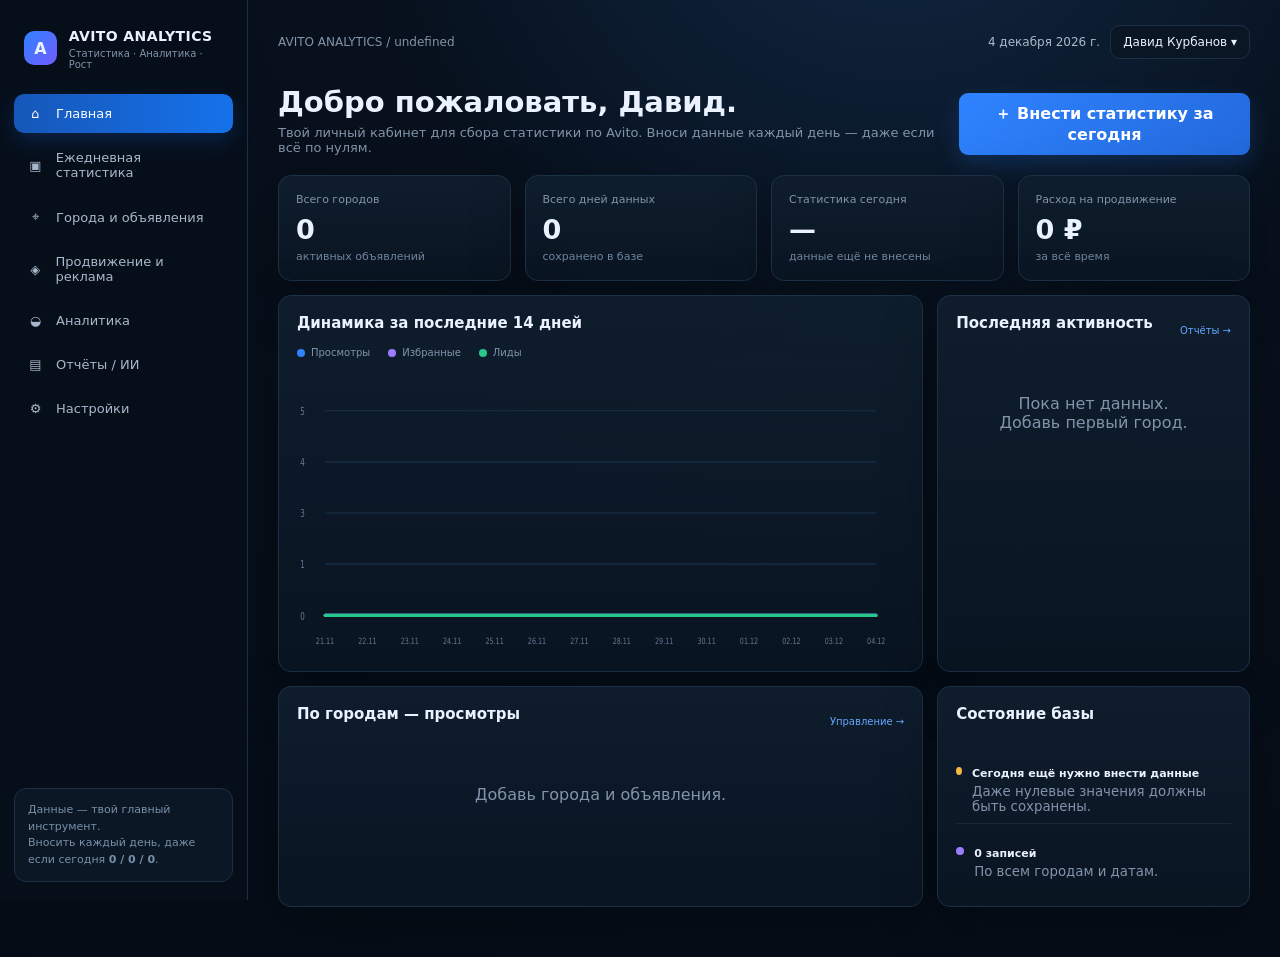
<file: index.html>
<!doctype html><html lang="ru"><head><meta charset="utf-8"><meta name="viewport" content="width=device-width,initial-scale=1"><title>AVITO ANALYTICS — Главная</title><link rel="stylesheet" href="assets/styles.css"></head><body data-page="dashboard"><div id="app"></div><script src="assets/app.js"></script></body></html>
</file>
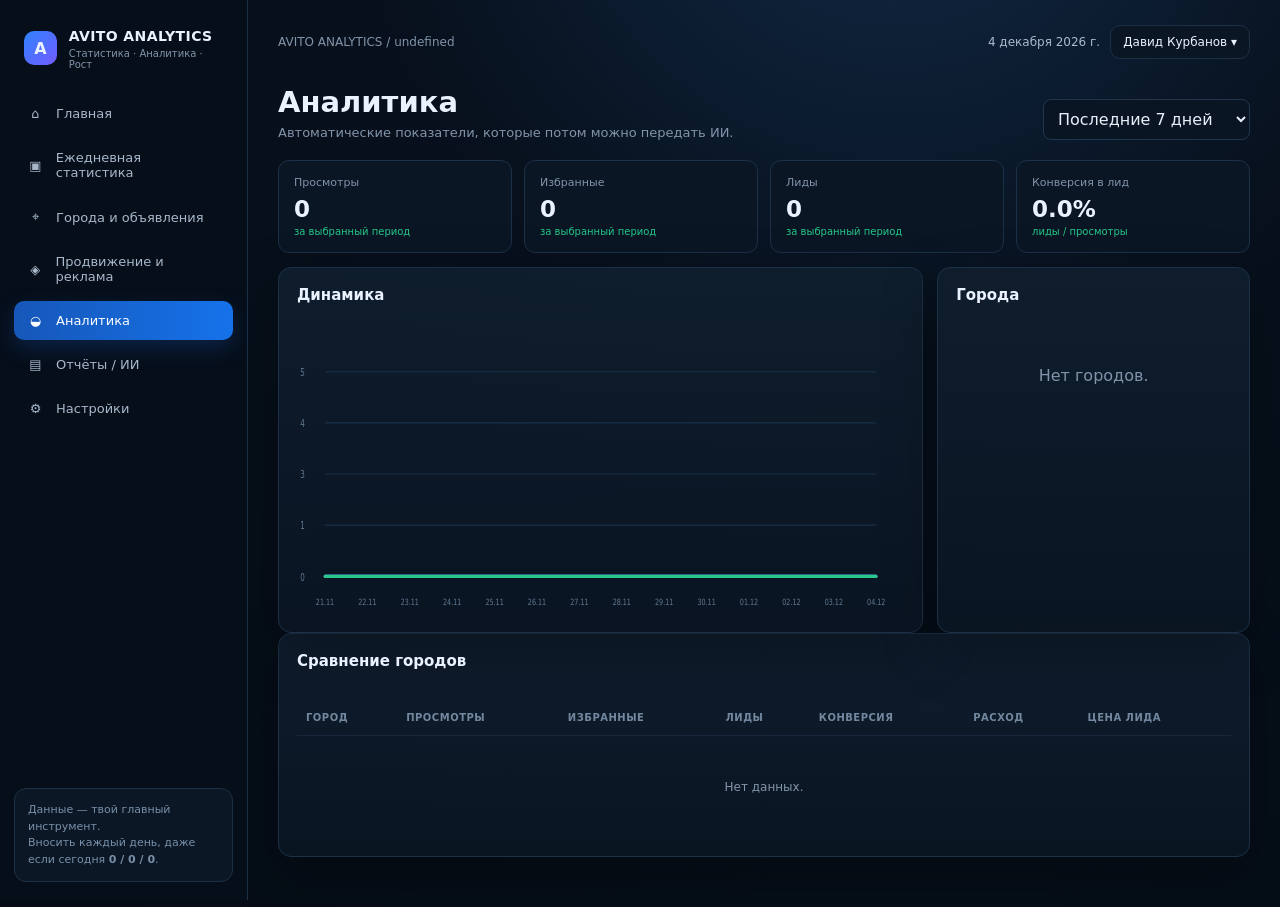
<file: analytics.html>
<!doctype html><html lang="ru"><head><meta charset="utf-8"><meta name="viewport" content="width=device-width,initial-scale=1"><title>AVITO ANALYTICS — Аналитика</title><link rel="stylesheet" href="assets/styles.css"></head><body data-page="analytics"><div id="app"></div><script src="assets/app.js"></script></body></html>
</file>
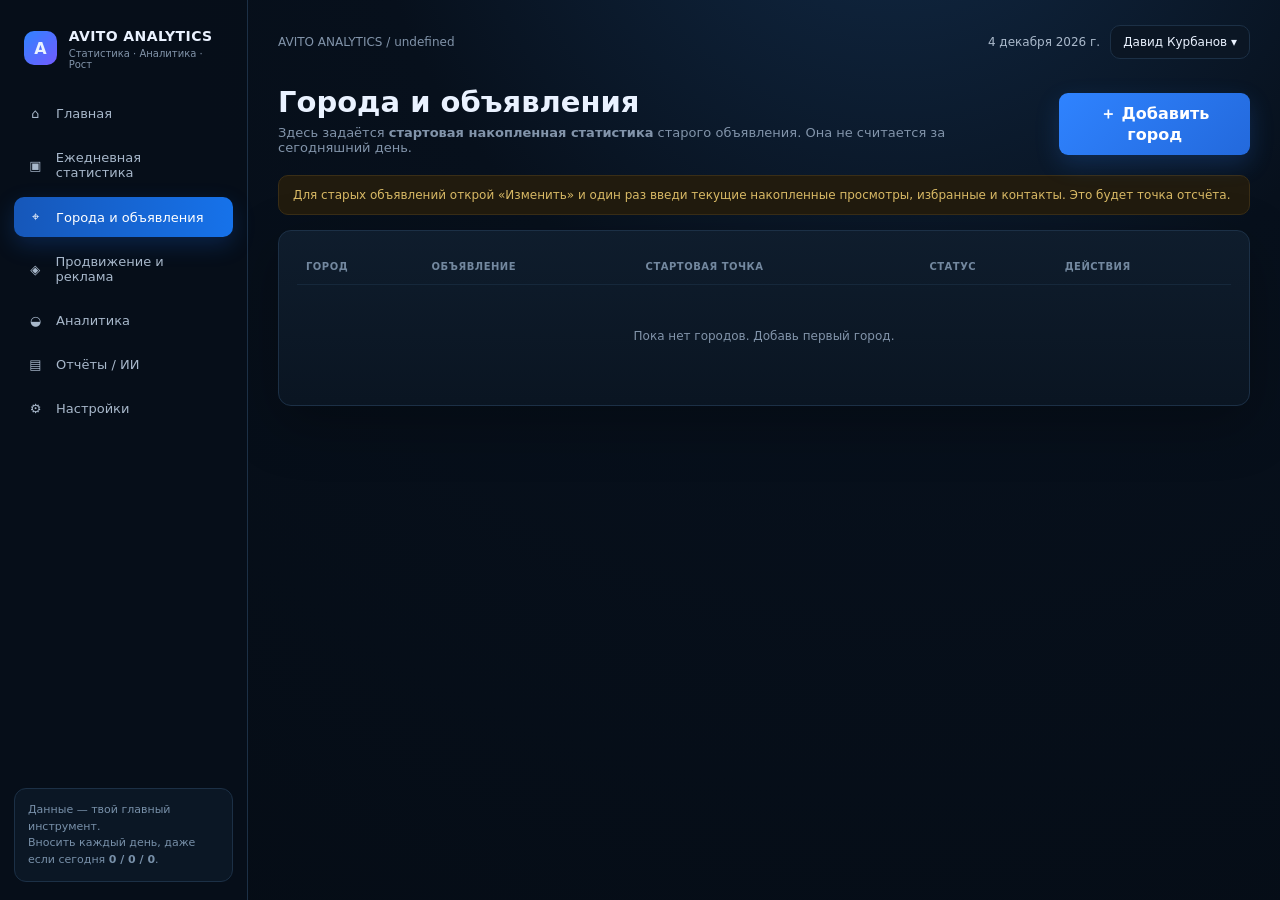
<file: cities.html>
<!doctype html><html lang="ru"><head><meta charset="utf-8"><meta name="viewport" content="width=device-width,initial-scale=1"><title>AVITO ANALYTICS — Города и объявления</title><link rel="stylesheet" href="assets/styles.css"></head><body data-page="cities"><div id="app"></div><script src="assets/app.js"></script></body></html>
</file>
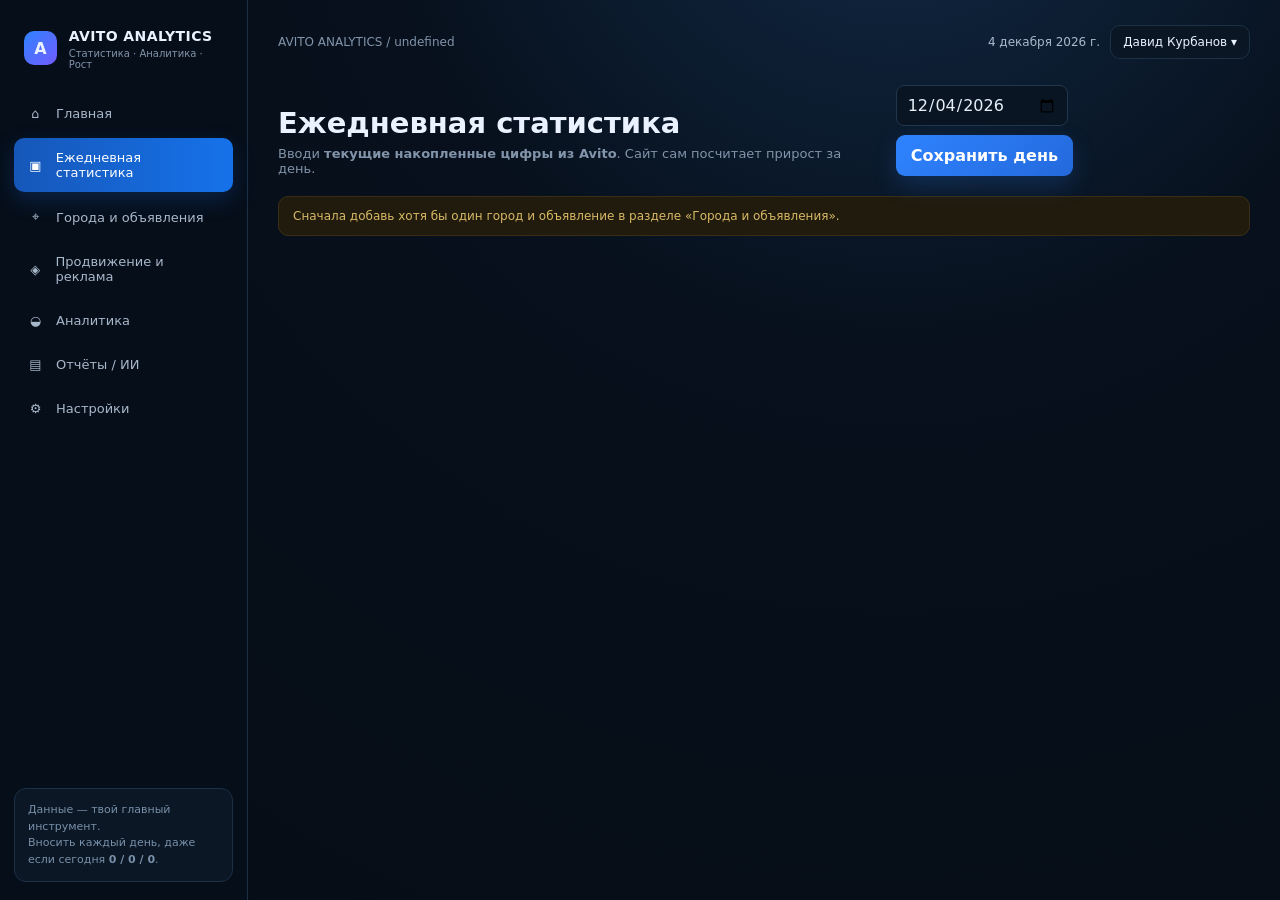
<file: daily.html>
<!doctype html><html lang="ru"><head><meta charset="utf-8"><meta name="viewport" content="width=device-width,initial-scale=1"><title>AVITO ANALYTICS — Ежедневная статистика</title><link rel="stylesheet" href="assets/styles.css"></head><body data-page="daily"><div id="app"></div><script src="assets/app.js"></script></body></html>
</file>
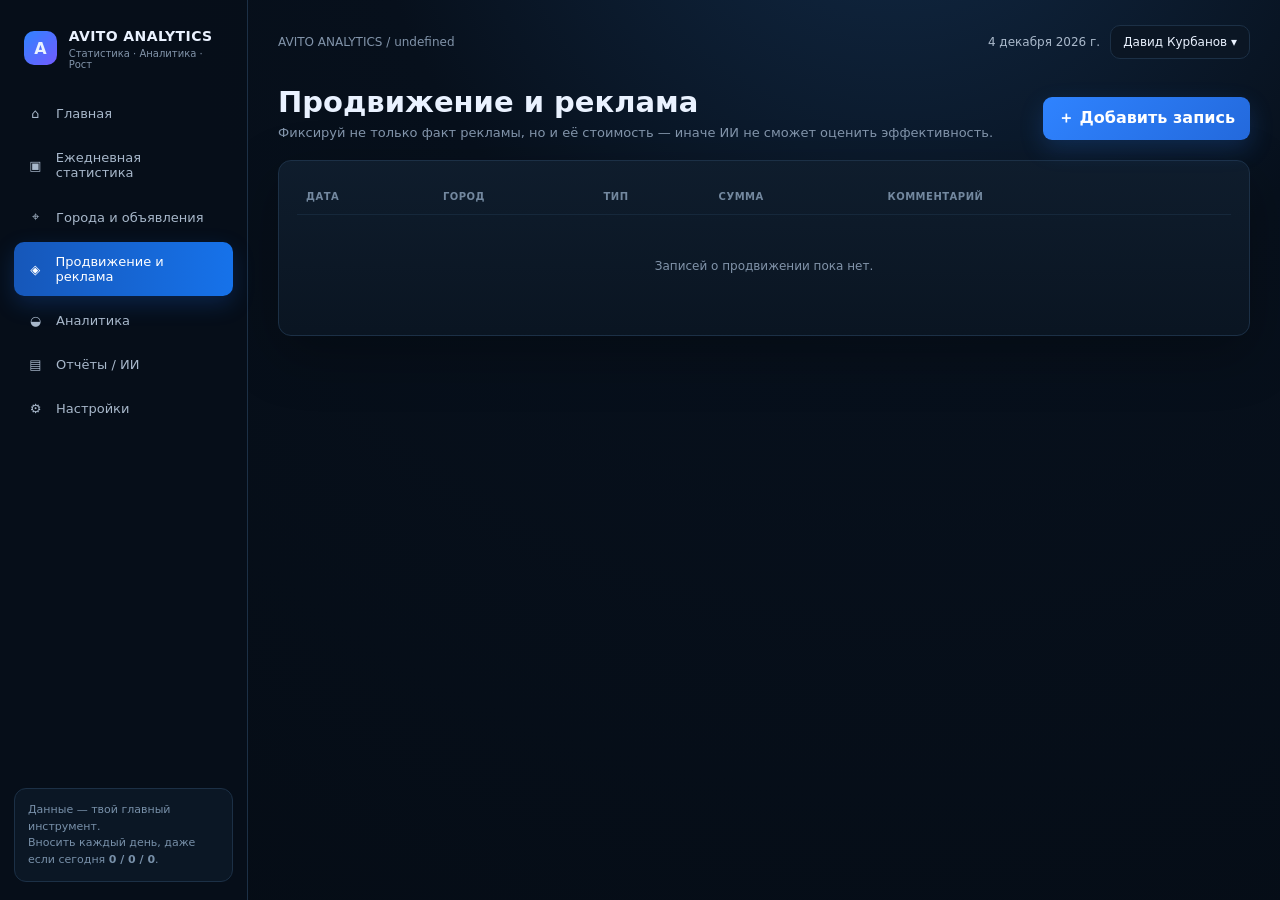
<file: promo.html>
<!doctype html><html lang="ru"><head><meta charset="utf-8"><meta name="viewport" content="width=device-width,initial-scale=1"><title>AVITO ANALYTICS — Продвижение</title><link rel="stylesheet" href="assets/styles.css"></head><body data-page="promo"><div id="app"></div><script src="assets/app.js"></script></body></html>
</file>
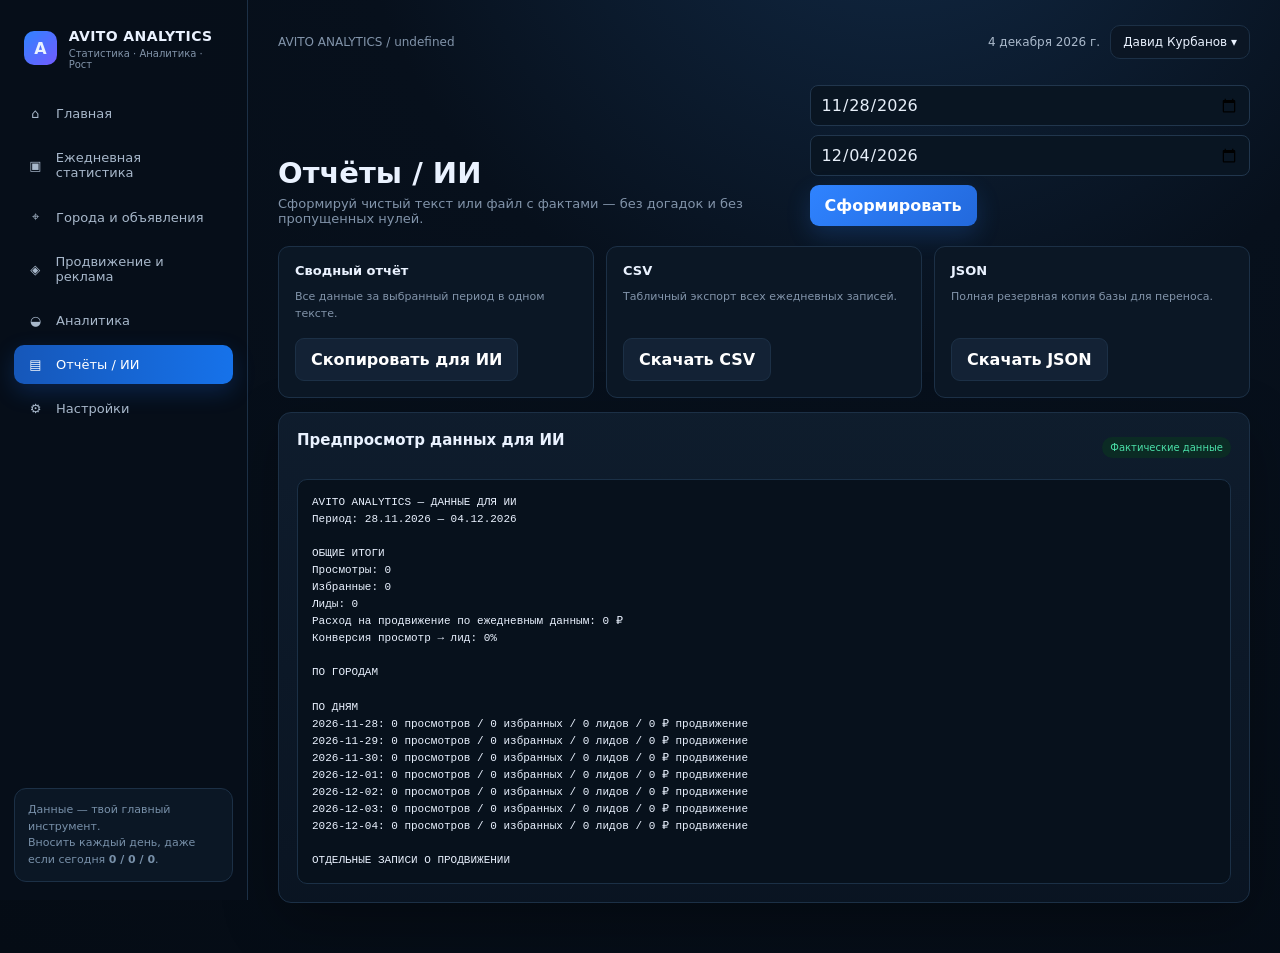
<file: reports.html>
<!doctype html><html lang="ru"><head><meta charset="utf-8"><meta name="viewport" content="width=device-width,initial-scale=1"><title>AVITO ANALYTICS — Отчёты</title><link rel="stylesheet" href="assets/styles.css"></head><body data-page="reports"><div id="app"></div><script src="assets/app.js"></script></body></html>
</file>
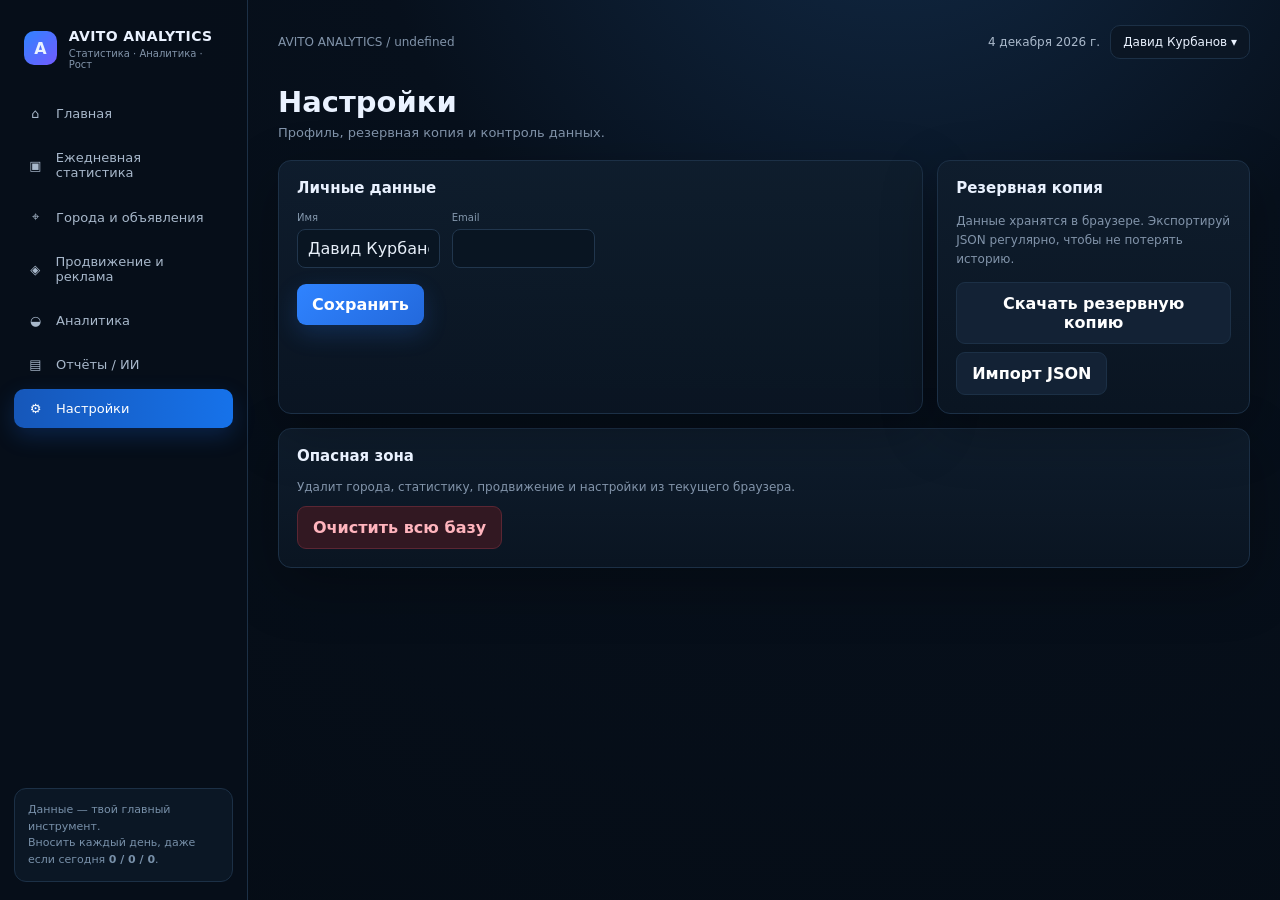
<file: settings.html>
<!doctype html><html lang="ru"><head><meta charset="utf-8"><meta name="viewport" content="width=device-width,initial-scale=1"><title>AVITO ANALYTICS — Настройки</title><link rel="stylesheet" href="assets/styles.css"></head><body data-page="settings"><div id="app"></div><script src="assets/app.js"></script></body></html>
</file>
<file: assets/styles.css>
:root{--bg:#07101c;--panel:#0d1826;--panel2:#111f30;--line:#1c3046;--text:#eaf2ff;--muted:#8294aa;--blue:#2f83ff;--blue2:#1c63d6;--green:#27c889;--yellow:#f4b740;--red:#ff5e6c;--purple:#9b7cff;--shadow:0 18px 55px rgba(0,0,0,.28)}*{box-sizing:border-box}body{margin:0;background:radial-gradient(circle at 70% -20%,#122b48 0,#07101c 38%,#050c15 100%);color:var(--text);font-family:Inter,system-ui,-apple-system,Segoe UI,Roboto,Arial,sans-serif;min-height:100vh}button,input,select,textarea{font:inherit}button{cursor:pointer}.layout{display:flex;min-height:100vh}.sidebar{width:248px;background:rgba(7,15,26,.94);border-right:1px solid var(--line);padding:22px 14px;position:fixed;left:0;top:0;bottom:0;z-index:5}.brand{display:flex;gap:12px;align-items:center;padding:4px 10px 24px}.logo{width:34px;height:34px;border-radius:10px;background:linear-gradient(135deg,#2f83ff,#725bff);display:grid;place-items:center;font-weight:900}.brand b{font-size:14px;letter-spacing:.4px}.brand span{display:block;color:var(--muted);font-size:10px;margin-top:3px}.nav{display:grid;gap:5px}.nav a{color:#a8b8cb;text-decoration:none;padding:12px 12px;border-radius:10px;font-size:13px;display:flex;gap:11px;align-items:center}.nav a:hover{background:#101f31;color:white}.nav a.active{background:linear-gradient(90deg,#1657b9,#1672ea);color:#fff;box-shadow:0 8px 22px rgba(26,111,235,.22)}.nav .ico{width:19px;text-align:center}.sidebar-note{position:absolute;left:14px;right:14px;bottom:18px;border:1px solid var(--line);background:#0b1725;border-radius:12px;padding:13px;color:#7890a9;font-size:11px;line-height:1.5}.main{margin-left:248px;width:calc(100% - 248px);padding:25px 30px 50px}.topbar{display:flex;justify-content:space-between;align-items:center;margin-bottom:26px}.crumb{color:var(--muted);font-size:12px}.date{color:#aab9cb;font-size:12px}.top-actions{display:flex;align-items:center;gap:10px}.profile{padding:9px 12px;border:1px solid var(--line);border-radius:10px;background:#0b1624;font-size:12px}.hero{display:flex;justify-content:space-between;align-items:end;gap:20px;margin-bottom:20px}.hero h1{margin:0 0 6px;font-size:29px}.hero p{margin:0;color:var(--muted);font-size:13px}.btn{border:0;border-radius:9px;padding:11px 15px;color:#fff;background:linear-gradient(135deg,var(--blue),#2369dc);box-shadow:0 9px 24px rgba(47,131,255,.2);font-weight:650}.btn:hover{filter:brightness(1.08)}.btn.secondary{background:#132235;border:1px solid var(--line);box-shadow:none}.btn.danger{background:#321822;border:1px solid #5b2633;box-shadow:none;color:#ffb4bd}.grid{display:grid;gap:14px}.cards{grid-template-columns:repeat(4,minmax(0,1fr))}.card,.panel{background:linear-gradient(180deg,rgba(15,29,45,.97),rgba(10,21,34,.97));border:1px solid var(--line);border-radius:13px;box-shadow:var(--shadow)}.card{padding:17px}.label{font-size:11px;color:var(--muted)}.value{font-size:27px;font-weight:750;margin-top:8px}.sub{font-size:11px;color:#70869d;margin-top:5px}.two{grid-template-columns:minmax(0,1.65fr) minmax(310px,.8fr);margin-top:14px}.panel{padding:18px}.panel h2{font-size:15px;margin:0 0 15px}.panel-head{display:flex;justify-content:space-between;align-items:center;gap:10px;margin-bottom:15px}.muted{color:var(--muted)}.status{display:inline-flex;align-items:center;gap:6px;border-radius:999px;padding:5px 8px;font-size:10px;background:#102235;color:#8ea4bb}.status.ok{background:#0b2b24;color:#4be1a9}.status.warn{background:#302711;color:#ffd271}.status.bad{background:#351921;color:#ff9da8}.table-wrap{overflow:auto}.table{width:100%;border-collapse:collapse;font-size:12px}.table th{color:#73889f;text-align:left;font-weight:550;font-size:10px;text-transform:uppercase;letter-spacing:.5px}.table th,.table td{padding:12px 9px;border-bottom:1px solid #16283b;white-space:nowrap}.table tr:last-child td{border-bottom:0}.table td{color:#d7e1ee}.input,.select,.textarea{width:100%;background:#091522;color:#e7eff9;border:1px solid #21364d;border-radius:8px;padding:9px 10px;outline:none}.input:focus,.select:focus,.textarea:focus{border-color:#3b88ff;box-shadow:0 0 0 3px rgba(59,136,255,.1)}.formgrid{display:grid;grid-template-columns:repeat(4,minmax(0,1fr));gap:12px}.field label{display:block;color:#8498ad;font-size:10px;margin:0 0 6px}.wide{grid-column:1/-1}.toolbar{display:flex;gap:9px;align-items:center;flex-wrap:wrap}.toolbar .select{width:auto;min-width:150px}.notice{border:1px solid #3a2e16;background:#211b0e;color:#d8b965;border-radius:10px;padding:12px 14px;font-size:12px;margin-bottom:15px}.success{border-color:#124a39;background:#0a281f;color:#65dfb4}.empty{padding:32px;text-align:center;color:var(--muted)}.chart{height:280px;position:relative}.chart svg{width:100%;height:100%;overflow:visible}.legend{display:flex;gap:18px;font-size:10px;color:#8294aa}.legend span{display:flex;align-items:center;gap:6px}.dot{width:8px;height:8px;border-radius:50%;display:inline-block}.blue{background:#2f83ff}.purple{background:#9b7cff}.green{background:#27c889}.mini-list{display:grid;gap:9px}.activity{display:flex;gap:10px;align-items:flex-start;border-bottom:1px solid #16283b;padding:9px 0}.activity:last-child{border:0}.activity .mark{width:8px;height:8px;border-radius:50%;margin-top:5px}.activity b{font-size:11px}.activity small{display:block;color:var(--muted);margin-top:3px}.kpi-grid{display:grid;grid-template-columns:repeat(4,1fr);gap:12px}.kpi{padding:15px;background:#0a1624;border:1px solid var(--line);border-radius:11px}.kpi .n{font-size:23px;font-weight:750;margin-top:7px}.delta{font-size:10px;color:var(--green);margin-top:4px}.bar-list{display:grid;gap:10px}.bar-row{display:grid;grid-template-columns:100px 1fr 40px;gap:9px;align-items:center;font-size:11px}.bar{height:7px;background:#14273a;border-radius:20px;overflow:hidden}.bar i{display:block;height:100%;background:linear-gradient(90deg,#2f83ff,#8a70ff);border-radius:20px}.report-cards{display:grid;grid-template-columns:repeat(3,1fr);gap:12px}.report{padding:16px;border:1px solid var(--line);border-radius:11px;background:#0b1725}.report h3{font-size:13px;margin:0 0 6px}.report p{font-size:11px;color:var(--muted);line-height:1.5;min-height:38px}.actions{display:flex;gap:8px;flex-wrap:wrap}.calendar{display:grid;grid-template-columns:repeat(7,1fr);gap:7px}.day{min-height:74px;border:1px solid var(--line);background:#0a1725;border-radius:9px;padding:8px}.day b{font-size:11px}.day small{display:block;color:var(--muted);margin-top:9px;font-size:9px}.day.done{border-color:#175c49;background:#0b211d}.day.missing{border-color:#63303a}.day.today{box-shadow:inset 0 0 0 1px #3b88ff}.modal-backdrop{position:fixed;inset:0;background:rgba(0,0,0,.65);z-index:20;display:grid;place-items:center;padding:20px}.modal{width:min(620px,100%);background:#0b1725;border:1px solid var(--line);border-radius:15px;box-shadow:0 25px 80px rgba(0,0,0,.55);padding:20px}.modal h2{margin:0 0 16px;font-size:18px}.close{float:right;background:none;border:0;color:#91a4ba;font-size:20px}.toast{position:fixed;right:24px;bottom:24px;background:#102438;border:1px solid #29425e;color:white;padding:12px 16px;border-radius:10px;z-index:30;box-shadow:var(--shadow);font-size:12px}.danger-text{color:#ff8290}.link{color:#66a8ff;text-decoration:none}.small{font-size:10px}.footer-note{margin-top:20px;color:#566d85;font-size:10px}.codebox{white-space:pre-wrap;background:#07111c;border:1px solid #1b3046;border-radius:10px;padding:14px;font-family:ui-monospace,SFMono-Regular,Consolas,monospace;font-size:11px;line-height:1.55;max-height:480px;overflow:auto}.check{display:flex;gap:9px;align-items:center;color:#9db0c3;font-size:12px}.check input{accent-color:#2f83ff}@media(max-width:1000px){.sidebar{width:205px}.main{margin-left:205px;width:calc(100% - 205px);padding:20px}.cards{grid-template-columns:repeat(2,1fr)}.two{grid-template-columns:1fr}.formgrid{grid-template-columns:repeat(2,1fr)}.report-cards{grid-template-columns:1fr 1fr}}@media(max-width:700px){.sidebar{position:static;width:100%;height:auto;border-right:0;border-bottom:1px solid var(--line)}.layout{display:block}.sidebar-note{display:none}.nav{grid-template-columns:repeat(2,1fr)}.main{margin-left:0;width:100%;padding:16px}.topbar{align-items:flex-start}.hero{display:block}.hero .btn{margin-top:14px}.cards,.kpi-grid,.report-cards,.formgrid{grid-template-columns:1fr}.calendar{grid-template-columns:repeat(4,1fr)}}

.baseline{color:#6f84a0;margin-top:4px}.delta-cell{font-size:11px;color:#27c889;margin-top:5px;font-weight:700}.table th .muted{font-weight:400;font-size:10px}.notice.success{border-color:#245d4a}.table tfoot td{font-weight:700}
</file>
